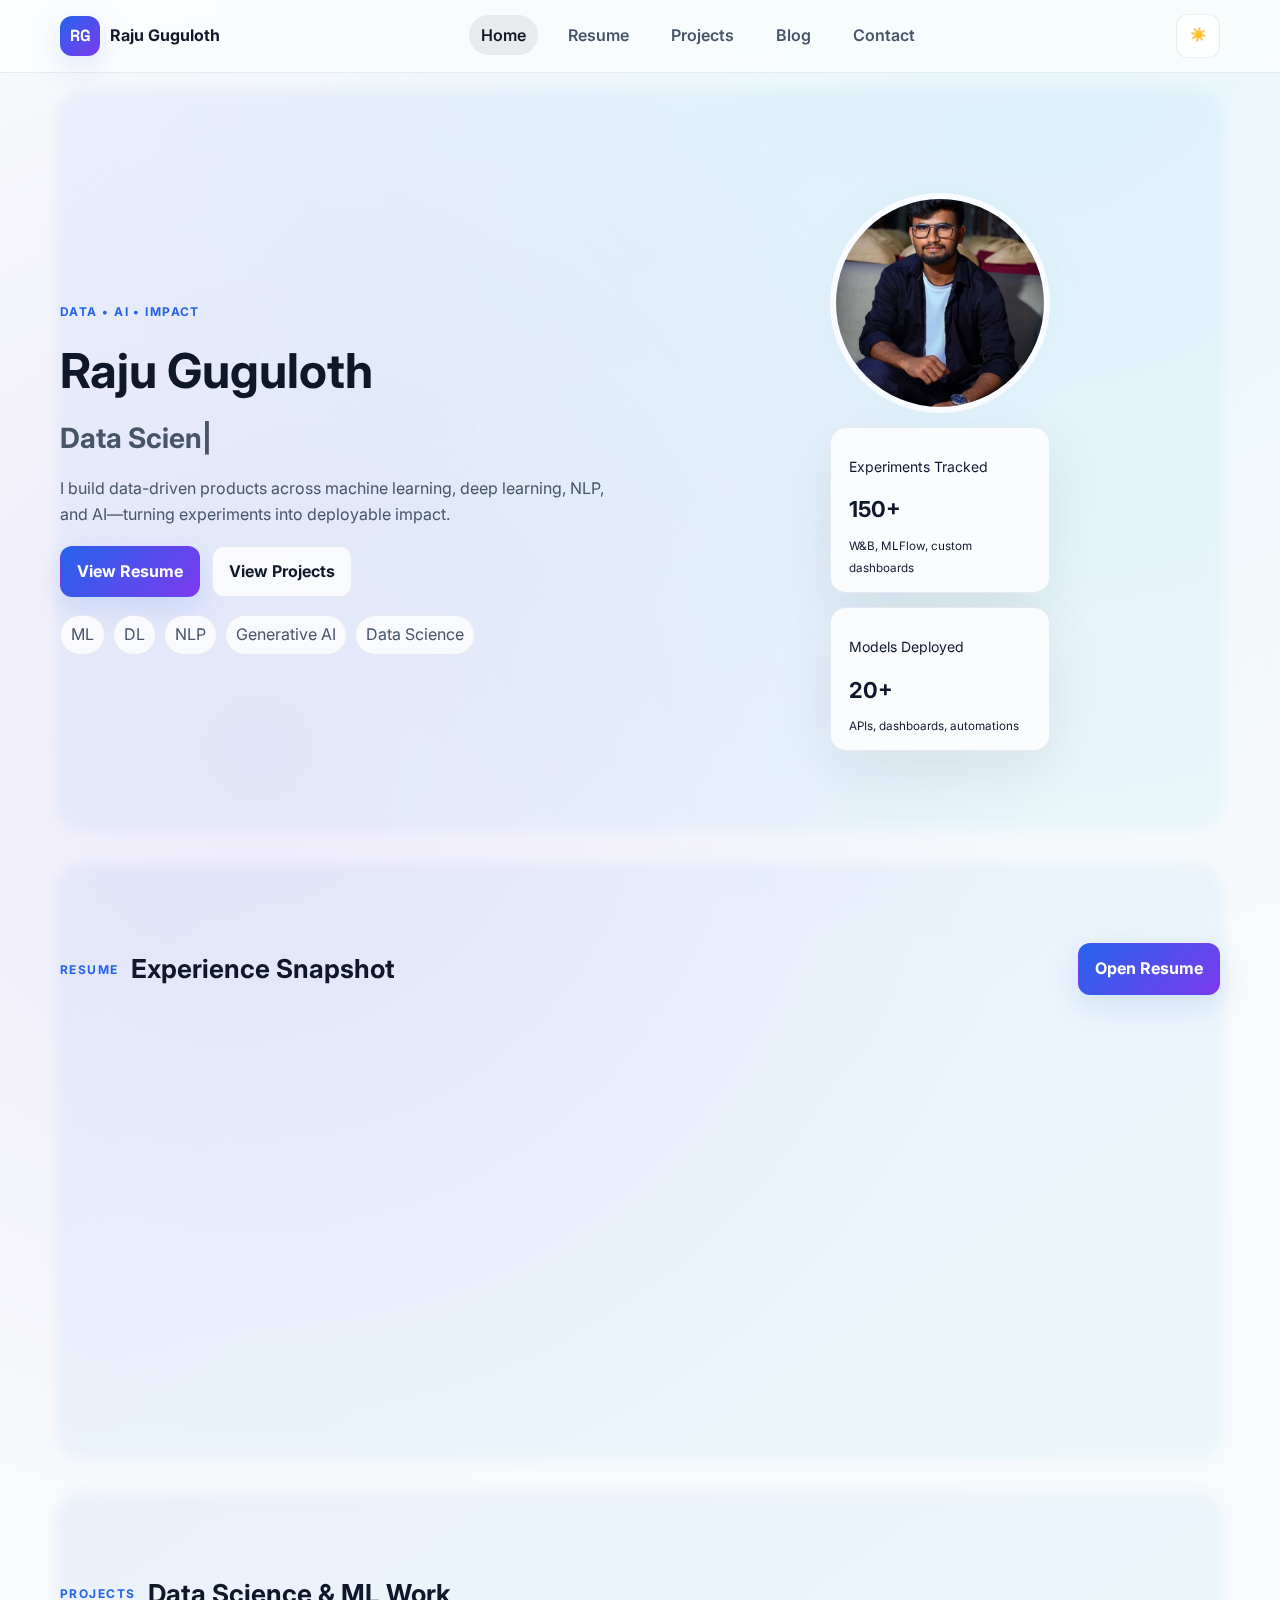
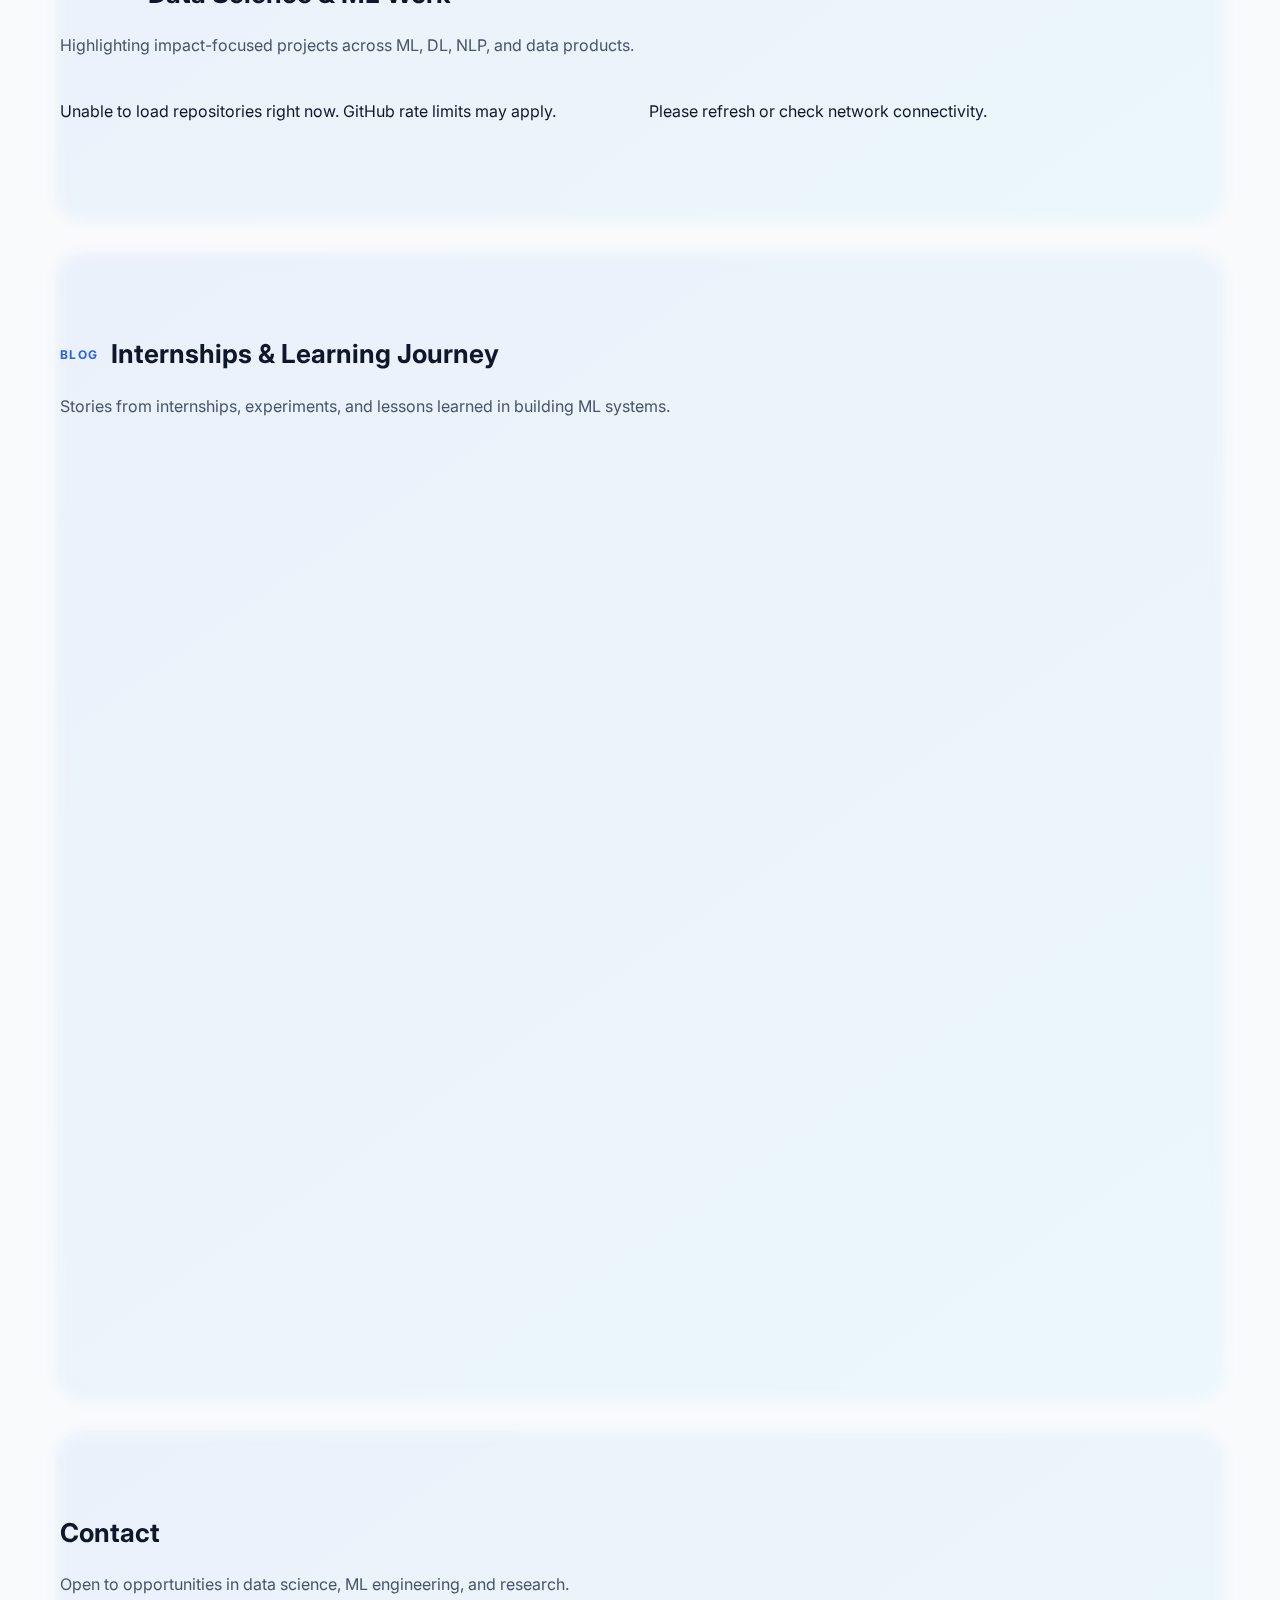
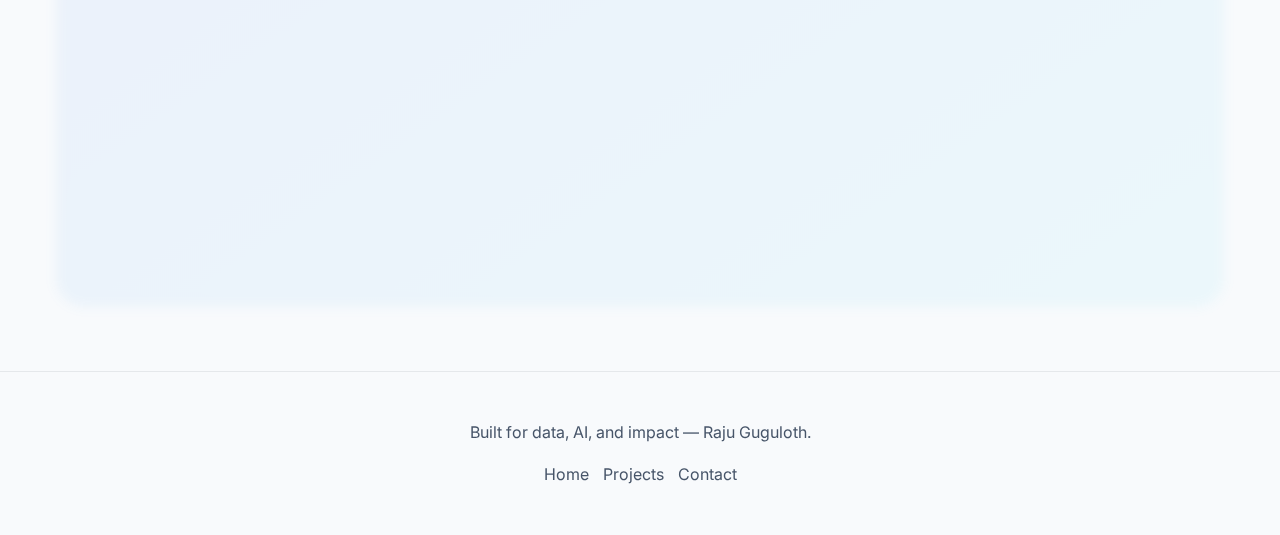
<file: index.html>
<!DOCTYPE html>
<html lang="en">
<head>
  <meta charset="UTF-8">
  <meta name="viewport" content="width=device-width, initial-scale=1.0">
  <meta name="description" content="Portfolio of Raju Guguloth - Data Scientist, Machine Learning & AI Engineer showcasing projects, blog, and resume.">
  <meta name="keywords" content="Raju Guguloth, Data Scientist, Machine Learning, AI Engineer, Portfolio, NLP, Deep Learning">
  <title>Raju Guguloth | Data Scientist</title>
  <link rel="preconnect" href="https://fonts.googleapis.com">
  <link rel="preconnect" href="https://fonts.gstatic.com" crossorigin>
  <link href="https://fonts.googleapis.com/css2?family=Inter:wght@400;500;600;700&family=Space+Grotesk:wght@400;500;600&display=swap" rel="stylesheet">
  <link rel="stylesheet" href="styles.css">
</head>
<body>
  <canvas id="bg-canvas" aria-hidden="true"></canvas>
  <header class="site-header">
    <nav class="nav">
      <div class="brand">
        <div class="logo">RG</div>
        <span class="name">Raju Guguloth</span>
      </div>
      <button class="nav-toggle" aria-label="Toggle menu">
        <span></span><span></span><span></span>
      </button>
      <ul class="nav-links">
        <li><a href="#home" class="nav-link active">Home</a></li>
        <li><a href="#resume" class="nav-link">Resume</a></li>
        <li><a href="#projects" class="nav-link">Projects</a></li>
        <li><a href="#blog" class="nav-link">Blog</a></li>
        <li><a href="#contact" class="nav-link">Contact</a></li>
      </ul>
      <button class="theme-toggle" aria-label="Toggle dark mode">
        <span class="icon-sun" aria-hidden="true"></span>
        <span class="icon-moon" aria-hidden="true"></span>
      </button>
    </nav>
  </header>

  <main>
    <section id="home" class="section hero">
      <div class="hero-content">
        <div class="hero-text" data-animate>
          <p class="eyebrow">Data • AI • Impact</p>
          <h1>Raju Guguloth</h1>
          <h2 id="typewriter" aria-live="polite">Data Scientist | Machine Learning &amp; AI Engineer</h2>
          <p class="lead">
            I build data-driven products across machine learning, deep learning, NLP, and AI—turning experiments into deployable impact.
          </p>
          <div class="cta-row">
            <a class="btn primary" href="#resume">View Resume</a>
            <a class="btn ghost" href="#projects">View Projects</a>
            <!-- <a class="btn outline" href="RajResume.pdf" target="_blank" rel="noopener">Download PDF</a> -->
          </div>
          <div class="hero-tags">
            <span>ML</span><span>DL</span><span>NLP</span><span>Generative AI</span><span>Data Science</span>
          </div>
        </div>
        <div class="hero-visual" data-animate>
          <div class="profile-wrap">
            <img src="Raj.png" alt="Portrait of Raju Guguloth" class="profile-photo">
            <div class="glow"></div>
          </div>
          <div class="stat-card glass">
            <p>Experiments Tracked</p>
            <strong>150+</strong>
            <small>W&amp;B, MLFlow, custom dashboards</small>
          </div>
          <div class="stat-card glass">
            <p>Models Deployed</p>
            <strong>20+</strong>
            <small>APIs, dashboards, automations</small>
          </div>
        </div>
      </div>
    </section>

    <section id="resume" class="section resume">
      <div class="section-header">
        <p class="eyebrow">Resume</p>
        <h3>Experience Snapshot</h3>
        <div class="actions">
          <a class="btn primary" href="resume.html" target="_blank" rel="noopener">Open Resume</a>
        </div>
      </div>
      <div class="resume-grid">
        <div class="card glass" data-animate>
          <h4>Education</h4>
          <ul class="timeline">
            <li>
              <div class="dot"></div>
              <div>
                <strong>M.Tech, CSE — IIT Madras</strong>
                <p>Focus: Machine Learning, AI, Systems</p>
              </div>
            </li>
            <li>
              <div class="dot"></div>
              <div>
                <strong>B.Tech, CSE</strong>
                <p>Algorithms, data systems, applied ML</p>
              </div>
            </li>
          </ul>
        </div>
        <div class="card glass" data-animate>
          <h4>Core Skills</h4>
          <div class="pill-list">
            <span>Python</span><span>Machine Learning</span><span>Deep Learning</span>
            <span>NLP</span><span>Data Science</span><span>SQL</span>
            <span>Time Series</span>
          </div>
        </div>
        <div class="card glass" data-animate>
          <h4>Tools</h4>
          <div class="pill-list">
            <span>PyTorch</span><span>TensorFlow</span><span>Scikit-learn</span>
            <span>Pandas</span><span>NumPy</span><span>Matplotlib</span>
            <span>W&amp;B</span><span>MLflow</span><span>Docker</span>
          </div>
        </div>
        <div class="card glass" data-animate>
          <h4>Experience</h4>
          <ul class="timeline">
            <li>
              <div class="dot"></div>
              <div>
                <strong>Data Science Intern</strong>
                <p>Built ML pipelines, experiment tracking, and model evaluations.</p>
              </div>
            </li>
            <li>
              <div class="dot"></div>
              <div>
                <strong>AI Research Projects</strong>
                <p>NLP and predictive modeling with reproducible code.</p>
              </div>
            </li>
          </ul>
        </div>
      </div>
    </section>

    <section id="projects" class="section projects">
      <div class="section-header">
        <p class="eyebrow">Projects</p>
        <h3>Data Science &amp; ML Work</h3>
        <p class="section-sub">
          Highlighting impact-focused projects across ML, DL, NLP, and data products.
        </p>
      </div>
      <div id="project-grid" class="card-grid"></div>
    </section>

    <section id="blog" class="section blog">
      <div class="section-header">
        <p class="eyebrow">Blog</p>
        <h3>Internships &amp; Learning Journey</h3>
        <p class="section-sub">
          Stories from internships, experiments, and lessons learned in building ML systems.
          <!-- TODO: Connect to real posts or a CMS. -->
        </p>
      </div>
      <div id="blog-grid" class="card-grid blog-grid"></div>
      <div id="blog-modal" class="modal" aria-hidden="true">
        <div class="modal-content glass">
          <button class="modal-close" aria-label="Close blog post">&times;</button>
          <div class="modal-body"></div>
        </div>
      </div>
    </section>

    <section id="contact" class="section contact">
      <div class="section-header">
        <!-- <p class="eyebrow">Contact</p> -->
        <h3>Contact</h3>
        <p class="section-sub">Open to opportunities in data science, ML engineering, and research.</p>
      </div>
      <div class="contact-grid single">
        <div class="card glass" data-animate>
          <ul class="contact-list">
            <li><span class="label">Name</span><span>Raju Guguloth</span></li>
            <li><span class="label">Email</span><span>rajuguguloth7670@gmail.com</span></li>
            <li><span class="label">Location</span><span>India</span></li>
            <li><span class="label">GitHub</span><a href="https://github.com/RajuGuguloth" target="_blank" rel="noopener">github.com/RajuGuguloth</a></li>
            <li><span class="label">LinkedIn</span><a href="https://linkedin.com/in/raju-guguloth-b78718206" target="_blank" rel="noopener">linkedin.com/in/raju-guguloth-b78718206</a></li>
          </ul>
        </div>
      </div>
    </section>
  </main>

  <footer class="footer">
    <p>Built for data, AI, and impact — Raju Guguloth.</p>
    <div class="footer-links">
      <a href="#home">Home</a>
      <a href="#projects">Projects</a>
      <a href="#contact">Contact</a>
    </div>
  </footer>

  <script src="script.js" defer></script>
</body>
</html>
</file>
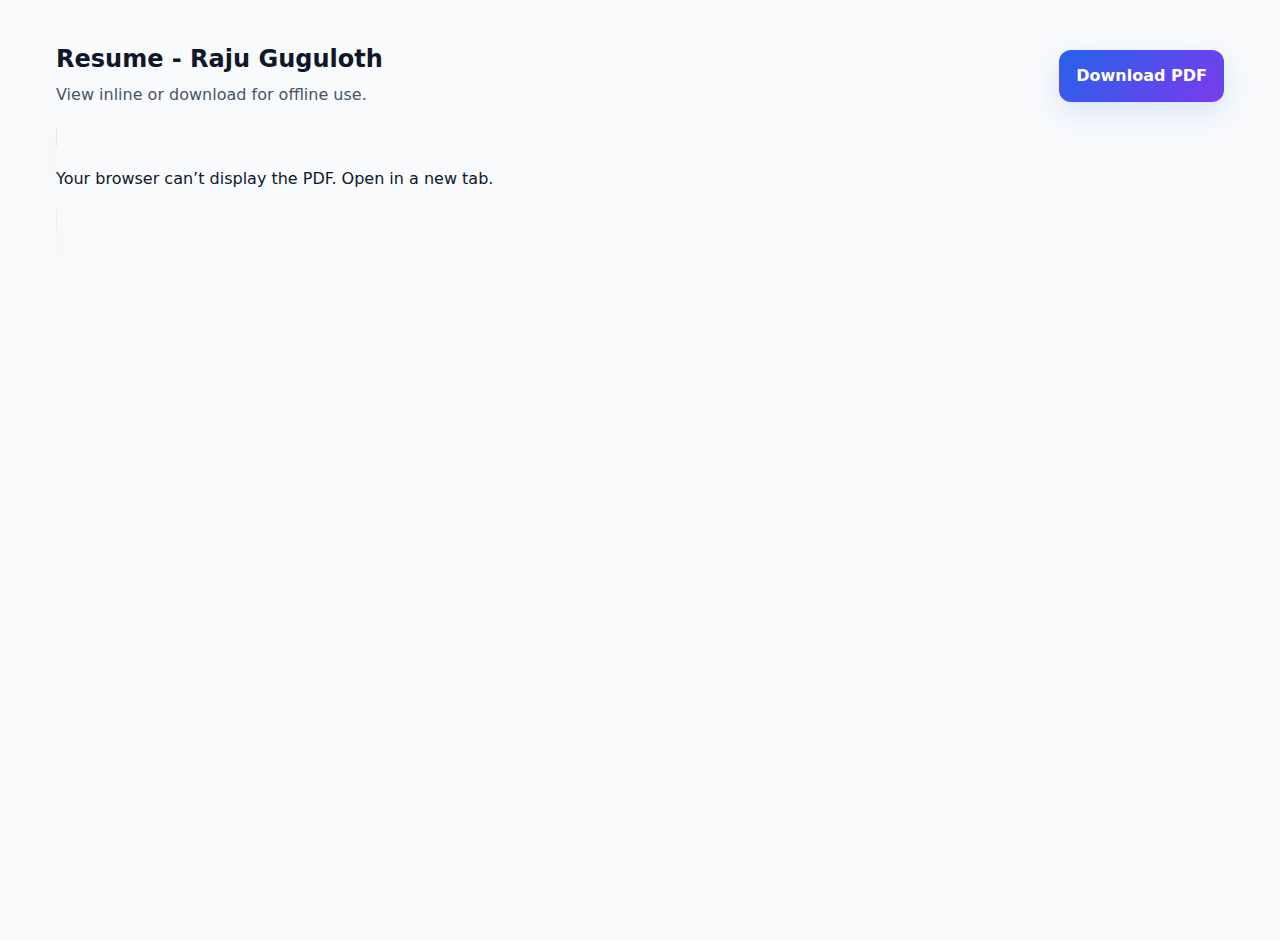
<file: resume.html>
<!DOCTYPE html>
<html lang="en">
<head>
  <meta charset="UTF-8">
  <meta name="viewport" content="width=device-width, initial-scale=1.0">
  <title>Raju Guguloth | Resume</title>
  <link rel="stylesheet" href="styles.css">
  <style>
    body {
      background: var(--bg);
    }
    .resume-viewer {
      max-width: 1200px;
      margin: 40px auto;
      padding: 0 16px 40px;
    }
    .viewer-frame {
      width: 100%;
      height: 80vh;
      border: 1px solid var(--border);
      border-radius: 12px;
      box-shadow: var(--shadow);
      background: var(--surface);
    }
    .viewer-actions {
      display: flex;
      justify-content: space-between;
      align-items: center;
      gap: 12px;
      margin-bottom: 12px;
      flex-wrap: wrap;
    }
  </style>
</head>
<body>
  <div class="resume-viewer">
    <div class="viewer-actions">
      <div>
        <h2 style="margin: 0;">Resume - Raju Guguloth</h2>
        <p style="margin: 4px 0; color: var(--muted);">View inline or download for offline use.</p>
      </div>
      <a class="btn primary" href="RajResume.pdf" download>Download PDF</a>
    </div>
    <object class="viewer-frame" data="RajResume.pdf#toolbar=1" type="application/pdf">
      <p>Your browser can’t display the PDF. <a href="RajResume.pdf" target="_blank" rel="noopener">Open in a new tab</a>.</p>
    </object>
  </div>
</body>
</html>
</file>
<file: styles.css>
:root {
  --bg: #f8fafc;
  --surface: rgba(255, 255, 255, 0.8);
  --text: #0f172a;
  --muted: #475569;
  --primary: #2563eb;
  --primary-2: #7c3aed;
  --accent: #22d3ee;
  --border: rgba(15, 23, 42, 0.08);
  --card-glow: rgba(37, 99, 235, 0.15);
  --shadow: 0 20px 60px rgba(15, 23, 42, 0.08);
  --blur: 12px;
  --radius: 16px;
  --nav-height: 72px;
  color-scheme: light;
}

body.dark {
  --bg: #0b1220;
  --surface: rgba(15, 23, 42, 0.7);
  --text: #e2e8f0;
  --muted: #94a3b8;
  --primary: #60a5fa;
  --primary-2: #a78bfa;
  --accent: #22d3ee;
  --border: rgba(226, 232, 240, 0.08);
  --card-glow: rgba(96, 165, 250, 0.18);
  --shadow: 0 20px 60px rgba(0, 0, 0, 0.45);
  color-scheme: dark;
}

*,
*::before,
*::after {
  box-sizing: border-box;
}

body {
  margin: 0;
  font-family: 'Inter', system-ui, -apple-system, BlinkMacSystemFont, 'Segoe UI', sans-serif;
  background: radial-gradient(circle at 20% 20%, rgba(124, 58, 237, 0.08), transparent 25%),
    radial-gradient(circle at 80% 0%, rgba(34, 211, 238, 0.08), transparent 25%),
    var(--bg);
  color: var(--text);
  scroll-behavior: smooth;
  line-height: 1.6;
  min-height: 100vh;
}

a {
  color: inherit;
  text-decoration: none;
}

img {
  max-width: 100%;
  display: block;
}

canvas#bg-canvas {
  position: fixed;
  inset: 0;
  width: 100%;
  height: 100%;
  z-index: -1;
  pointer-events: none;
  mix-blend-mode: screen;
  opacity: 0.6;
}

.site-header {
  position: sticky;
  top: 0;
  z-index: 10;
  backdrop-filter: blur(var(--blur));
  background: rgba(255, 255, 255, 0.6);
  border-bottom: 1px solid var(--border);
}

body.dark .site-header {
  background: rgba(11, 18, 32, 0.6);
}

.nav {
  max-width: 1200px;
  margin: 0 auto;
  padding: 0 20px;
  height: var(--nav-height);
  display: grid;
  grid-template-columns: auto 1fr auto;
  align-items: center;
  gap: 12px;
}

.brand {
  display: flex;
  align-items: center;
  gap: 10px;
  font-weight: 700;
}

.logo {
  width: 40px;
  height: 40px;
  border-radius: 12px;
  background: linear-gradient(135deg, var(--primary), var(--primary-2));
  color: #fff;
  display: grid;
  place-items: center;
  font-family: 'Space Grotesk', 'Inter', sans-serif;
  box-shadow: 0 10px 30px var(--card-glow);
}

.nav-links {
  display: flex;
  justify-content: center;
  align-items: center;
  gap: 18px;
  list-style: none;
  margin: 0;
  padding: 0;
}

.nav-link {
  padding: 10px 12px;
  border-radius: 999px;
  color: var(--muted);
  font-weight: 600;
  transition: color 0.2s ease, background 0.2s ease;
}

.nav-link:hover,
.nav-link.active {
  color: var(--text);
  background: var(--border);
}

.nav-toggle {
  display: none;
  width: 42px;
  height: 42px;
  border: 1px solid var(--border);
  border-radius: 12px;
  background: var(--surface);
  cursor: pointer;
  padding: 10px;
  gap: 6px;
  flex-direction: column;
  justify-content: center;
  transition: border-color 0.2s ease, background 0.2s ease;
}

.nav-toggle span {
  height: 2px;
  background: var(--text);
  border-radius: 999px;
}

.theme-toggle {
  border: 1px solid var(--border);
  background: var(--surface);
  border-radius: 12px;
  width: 44px;
  height: 44px;
  display: grid;
  place-items: center;
  cursor: pointer;
  position: relative;
  overflow: hidden;
  transition: border-color 0.2s ease, background 0.2s ease, transform 0.2s ease;
}

.theme-toggle:hover {
  transform: translateY(-1px);
}

.icon-sun,
.icon-moon {
  width: 18px;
  height: 18px;
  position: absolute;
  transition: opacity 0.25s ease, transform 0.25s ease;
}

.icon-sun::before {
  content: '☀️';
}

.icon-moon::before {
  content: '🌙';
}

body:not(.dark) .icon-sun { opacity: 1; transform: translateY(0); }
body:not(.dark) .icon-moon { opacity: 0; transform: translateY(10px); }
body.dark .icon-sun { opacity: 0; transform: translateY(-10px); }
body.dark .icon-moon { opacity: 1; transform: translateY(0); }

.section {
  max-width: 1200px;
  margin: 0 auto;
  padding: 96px 20px;
  position: relative;
  isolation: isolate;
}

.section::before {
  content: '';
  position: absolute;
  inset: 16px;
  border-radius: 28px;
  background: linear-gradient(145deg, rgba(37, 99, 235, 0.06), rgba(34, 211, 238, 0.06));
  z-index: -1;
  filter: blur(6px);
}

.hero {
  display: grid;
  grid-template-columns: repeat(auto-fit, minmax(280px, 1fr));
  align-items: center;
  gap: 32px;
  padding-top: 120px;
}

.hero-content {
  display: grid;
  grid-template-columns: repeat(auto-fit, minmax(280px, 1fr));
  align-items: center;
  gap: 40px;
}

.hero-text h1 {
  margin: 8px 0 6px;
  font-size: clamp(32px, 5vw, 48px);
}

.hero-text h2 {
  margin: 0 0 12px;
  font-size: clamp(20px, 4vw, 28px);
  color: var(--muted);
}

.eyebrow {
  text-transform: uppercase;
  letter-spacing: 0.12em;
  font-size: 12px;
  color: var(--primary);
  font-weight: 700;
}

.lead {
  color: var(--muted);
  max-width: 620px;
}

.cta-row {
  display: flex;
  flex-wrap: wrap;
  gap: 12px;
  margin: 18px 0;
}

.btn {
  display: inline-flex;
  align-items: center;
  justify-content: center;
  gap: 8px;
  padding: 12px 16px;
  border-radius: 12px;
  border: 1px solid transparent;
  font-weight: 700;
  cursor: pointer;
  transition: transform 0.2s ease, box-shadow 0.2s ease, border-color 0.2s ease;
}

.btn.primary {
  background: linear-gradient(135deg, var(--primary), var(--primary-2));
  color: #fff;
  box-shadow: 0 10px 30px var(--card-glow);
}

.btn.ghost {
  background: var(--surface);
  border-color: var(--border);
  color: var(--text);
}

.btn.outline {
  background: transparent;
  border-color: var(--border);
  color: var(--text);
}

.btn:hover {
  transform: translateY(-2px);
}

.hero-tags {
  display: flex;
  flex-wrap: wrap;
  gap: 8px;
  color: var(--muted);
}

.hero-tags span {
  padding: 6px 10px;
  border-radius: 999px;
  background: var(--surface);
  border: 1px solid var(--border);
}

.hero-visual {
  position: relative;
  display: grid;
  place-items: center;
  gap: 14px;
}

.profile-wrap {
  position: relative;
  width: 220px;
  height: 220px;
}

.profile-photo {
  width: 100%;
  height: 100%;
  object-fit: cover;
  border-radius: 50%;
  border: 6px solid var(--surface);
  box-shadow: 0 20px 50px var(--shadow);
  position: relative;
  z-index: 1;
}

.profile-wrap .glow {
  position: absolute;
  inset: -20px;
  background: radial-gradient(circle, var(--card-glow), transparent 60%);
  filter: blur(30px);
  z-index: 0;
}

.stat-card {
  padding: 14px 18px;
  border-radius: var(--radius);
  border: 1px solid var(--border);
  width: 220px;
  box-shadow: var(--shadow);
  font-size: 14px;
}

.stat-card strong {
  display: block;
  font-size: 22px;
  margin: 6px 0;
}

.glass {
  background: var(--surface);
  border: 1px solid var(--border);
  backdrop-filter: blur(var(--blur));
  box-shadow: var(--shadow);
}

.section-header {
  display: flex;
  align-items: center;
  gap: 12px;
  flex-wrap: wrap;
  margin-bottom: 24px;
}

.section-header h3 {
  margin: 0;
  font-size: 26px;
}

.section-sub {
  flex: 1 1 100%;
  margin: 6px 0 0;
  color: var(--muted);
}

.actions {
  display: flex;
  gap: 10px;
  margin-left: auto;
}

.resume-grid,
.contact-grid {
  display: grid;
  grid-template-columns: repeat(auto-fit, minmax(260px, 1fr));
  gap: 18px;
}

.contact-grid.single {
  grid-template-columns: 1fr;
  max-width: 560px;
}

.card {
  padding: 18px;
  border-radius: var(--radius);
  border: 1px solid var(--border);
  position: relative;
  overflow: hidden;
}

.card::after {
  content: '';
  position: absolute;
  inset: -40% auto auto -40%;
  width: 160px;
  height: 160px;
  background: radial-gradient(circle, var(--card-glow), transparent 60%);
  opacity: 0.35;
  pointer-events: none;
}

.timeline {
  list-style: none;
  margin: 0;
  padding: 0;
  display: grid;
  gap: 12px;
}

.timeline li {
  display: grid;
  grid-template-columns: auto 1fr;
  gap: 10px;
  align-items: start;
}

.timeline .dot {
  width: 10px;
  height: 10px;
  border-radius: 50%;
  background: var(--primary);
  margin-top: 6px;
  box-shadow: 0 0 0 6px var(--border);
}

.pill-list {
  display: flex;
  flex-wrap: wrap;
  gap: 8px;
}

.pill-list span {
  padding: 8px 12px;
  border-radius: 12px;
  background: var(--surface);
  border: 1px solid var(--border);
  color: var(--text);
  font-weight: 600;
}

.projects,
.blog {
  position: relative;
}

.card-grid {
  display: grid;
  grid-template-columns: repeat(auto-fit, minmax(260px, 1fr));
  gap: 18px;
}

.project-card,
.blog-card {
  position: relative;
  overflow: hidden;
  transition: transform 0.2s ease, box-shadow 0.2s ease, border-color 0.2s ease;
}

.project-card:hover,
.blog-card:hover {
  transform: translateY(-6px);
  border-color: var(--primary);
  box-shadow: 0 25px 60px var(--card-glow);
}

.thumb {
  height: 160px;
  border-radius: 12px;
  background: linear-gradient(135deg, var(--primary), var(--accent));
  margin-bottom: 12px;
  position: relative;
  overflow: hidden;
  box-shadow: 0 10px 30px var(--card-glow);
}

.thumb svg {
  width: 100%;
  height: 100%;
}

.badge-row {
  display: flex;
  flex-wrap: wrap;
  gap: 8px;
  margin: 10px 0;
}

.badge {
  padding: 6px 10px;
  border-radius: 999px;
  background: var(--border);
  color: var(--text);
  font-weight: 600;
  font-size: 12px;
}

.card-actions {
  display: flex;
  gap: 10px;
  flex-wrap: wrap;
  margin-top: 10px;
}

.card-actions a {
  padding: 8px 12px;
  border-radius: 10px;
  border: 1px solid var(--border);
  color: var(--text);
  font-weight: 600;
}

.card-actions a:hover {
  border-color: var(--primary);
  color: var(--primary);
}

.blog-card .thumb {
  height: 140px;
}

.blog-card h4 {
  margin: 4px 0;
}

.modal {
  position: fixed;
  inset: 0;
  background: rgba(0, 0, 0, 0.5);
  display: grid;
  place-items: center;
  opacity: 0;
  pointer-events: none;
  transition: opacity 0.2s ease;
  padding: 20px;
}

.modal.open {
  opacity: 1;
  pointer-events: auto;
}

.modal-content {
  max-width: 720px;
  width: 100%;
  position: relative;
}

.modal-close {
  position: absolute;
  right: 12px;
  top: 8px;
  border: none;
  background: transparent;
  color: var(--text);
  font-size: 24px;
  cursor: pointer;
}

.contact-list {
  list-style: none;
  margin: 0;
  padding: 0;
  display: grid;
  gap: 10px;
}

.contact-list .label {
  color: var(--muted);
  font-weight: 600;
  margin-right: 10px;
}


.footer {
  text-align: center;
  padding: 32px 20px 48px;
  color: var(--muted);
  border-top: 1px solid var(--border);
  margin-top: 48px;
}

.footer-links {
  display: flex;
  justify-content: center;
  gap: 14px;
  margin-top: 10px;
}

[data-animate] {
  opacity: 0;
  transform: translateY(10px);
  transition: opacity 0.6s ease, transform 0.6s ease;
}

[data-animate].visible {
  opacity: 1;
  transform: translateY(0);
}

@keyframes gradientShift {
  0% { background-position: 0% 50%; }
  50% { background-position: 100% 50%; }
  100% { background-position: 0% 50%; }
}

.thumb.gradient {
  background: linear-gradient(135deg, var(--primary), var(--primary-2), var(--accent));
  background-size: 200% 200%;
  animation: gradientShift 12s ease infinite;
}

@media (max-width: 900px) {
  .nav {
    grid-template-columns: auto auto auto;
  }

  .nav-toggle {
    display: flex;
  }

  .nav-links {
    grid-column: 1 / -1;
    width: 100%;
    flex-direction: column;
    align-items: flex-start;
    background: var(--surface);
    border: 1px solid var(--border);
    border-radius: 14px;
    padding: 12px;
    display: none;
  }

  .nav-links.open {
    display: flex;
  }

  .section {
    padding: 80px 16px;
  }

  .hero {
    padding-top: 96px;
  }

  .actions {
    width: 100%;
    justify-content: flex-start;
  }
}

@media (prefers-reduced-motion: reduce) {
  * {
    animation-duration: 0.001ms !important;
    animation-iteration-count: 1 !important;
    transition-duration: 0.001ms !important;
    scroll-behavior: auto !important;
  }
}
</file>
